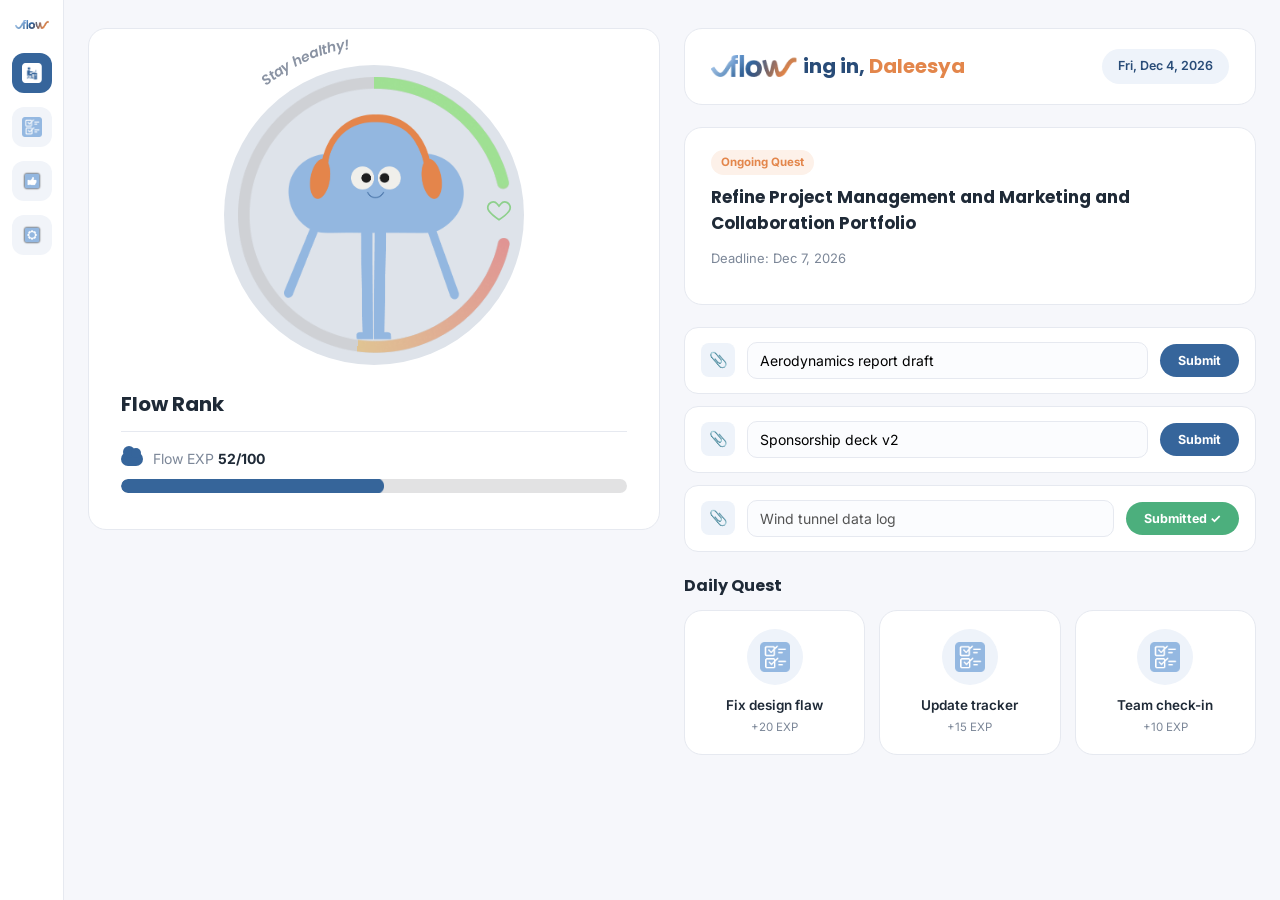
<file: index.html>
<!DOCTYPE html>
<html lang="en">
<head>
<meta charset="utf-8" />
<meta name="viewport" content="width=device-width, initial-scale=1" />
<title>FLOW — Student Dashboard</title>
<link rel="preconnect" href="https://fonts.googleapis.com">
<link href="https://fonts.googleapis.com/css2?family=Poppins:wght@600;700;800&family=Inter:wght@400;500;600;700&display=swap" rel="stylesheet">
<link href="css/style.css" rel="stylesheet" />
</head>
<body>

<nav class="icon-sidebar">
    <img src="images/logo-flow.png" alt="FLOW" class="sidebar-logo" />
    <a href="index.html" class="active" title="Dashboard"><img src="images/icon-desk.png" alt="Dashboard" /></a>
    <a href="quest.html" title="Quest Board"><img src="images/icon-checklist.png" alt="Quest Board" /></a>
    <a href="submissions.html" title="Submissions"><img src="images/icon-thumbsup.png" alt="Submissions" /></a>
    <a href="teacher.html" title="Advisor"><img src="images/icon-gear.png" alt="Advisor" /></a>
    <div class="sidebar-spacer"></div>
</nav>

<div class="dash-shell">

    <!-- ============ LEFT: FLOW RANK ============ -->
    <aside class="rank-card">
        <div class="rank-visual">
            <svg class="rank-curve-text" viewBox="0 0 360 360" aria-hidden="true">
                <path id="healthyArc" d="M 64.3 42.1 A 180 180 0 0 1 349.1 118.4" fill="none" />
                <text><textPath href="#healthyArc" startOffset="0">Stay healthy!</textPath></text>
            </svg>
            <img src="images/mascot-awan.png" alt="Flow mascot" class="rank-mascot-bg" />
            <img src="images/ring-track.png" alt="" class="rank-ring rank-ring-track" />
            <img src="images/ring-fill.png" alt="" class="rank-ring rank-ring-fill" id="ringFill" />
            <svg class="rank-heart" viewBox="0 0 24 24" aria-hidden="true">
                <path d="M12 21s-6.7-4.3-9.4-8.2C.8 10.1 1.6 6.6 4.4 5.2c2.2-1.1 4.6-.4 6 1.3l1.6 1.9 1.6-1.9c1.4-1.7 3.8-2.4 6-1.3 2.8 1.4 3.6 4.9 1.8 7.6C18.7 16.7 12 21 12 21z" />
            </svg>
        </div>

        <h3 class="rank-heading">Flow Rank</h3>

        <div class="exp-row">
            <span class="mini-cloud" aria-hidden="true"></span>
            <span class="exp-row-label">Flow EXP <strong id="expLabel">52/100</strong></span>
        </div>
        <div class="exp-track">
            <img src="images/pill-track.png" alt="" class="pill-img pill-track-img" />
            <div class="pill-fill-wrap" id="pillFillWrap" style="width:52%">
                <img src="images/pill-fill.png" alt="" class="pill-img pill-fill-img" />
            </div>
        </div>
    </aside>

    <!-- ============ MAIN ============ -->
    <main class="dash-main">

        <div class="greeting-row">
            <h1 id="greeting" class="page-header-lockup"><img src="images/logo-flow.png" alt="Flow" class="wordmark" /><span class="lockup-text">ing in, <strong>Daleesya</strong></span></h1>
            <span class="date-chip" id="todayChip"></span>
        </div>

        <div class="ongoing-highlight">
            <span class="tag">Ongoing Quest</span>
            <h2>Refine Project Management and Marketing and Collaboration Portfolio</h2>
            <p class="deadline" id="deadlineText"></p>
        </div>

        <div class="submission-rows" id="submissionRows"></div>

        <div class="daily-quest-section">
            <h3>Daily Quest</h3>
            <div class="daily-quest-grid" id="dailyQuestGrid"></div>
        </div>

    </main>
</div>

<script src="js/dashboard.js"></script>
</body>
</html>
</file>
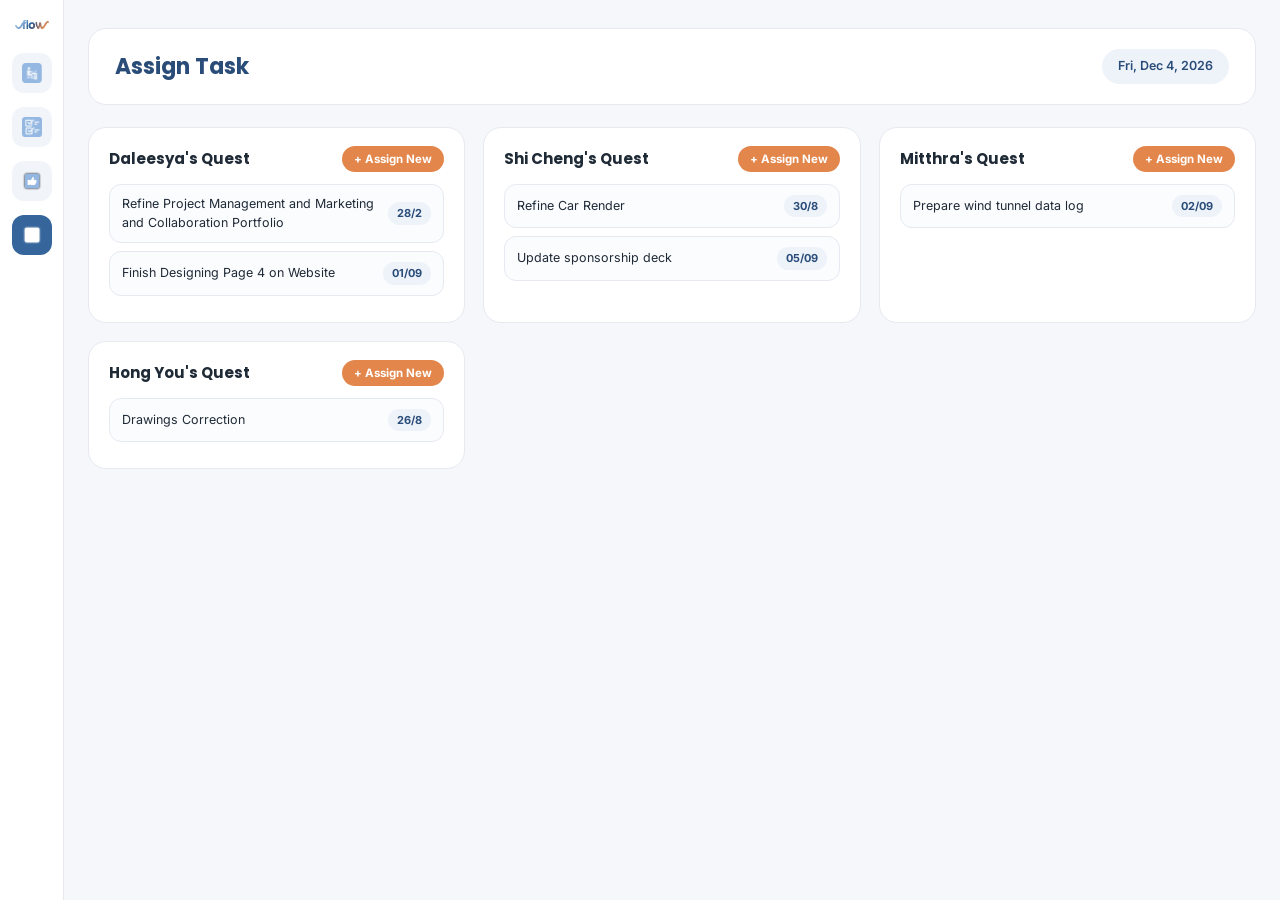
<file: assign.html>
<!DOCTYPE html>
<html lang="en">
<head>
<meta charset="utf-8" />
<meta name="viewport" content="width=device-width, initial-scale=1" />
<title>FLOW — Assign Task</title>
<link rel="preconnect" href="https://fonts.googleapis.com">
<link href="https://fonts.googleapis.com/css2?family=Poppins:wght@600;700;800&family=Inter:wght@400;500;600;700&display=swap" rel="stylesheet">
<link href="css/style.css" rel="stylesheet" />
</head>
<body>

<nav class="icon-sidebar">
    <img src="images/logo-flow.png" alt="FLOW" class="sidebar-logo" />
    <a href="index.html" title="Dashboard"><img src="images/icon-desk.png" alt="Dashboard" /></a>
    <a href="quest.html" title="Quest Board"><img src="images/icon-checklist.png" alt="Quest Board" /></a>
    <a href="submissions.html" title="Submissions"><img src="images/icon-thumbsup.png" alt="Submissions" /></a>
    <a href="teacher.html" class="active" title="Advisor"><img src="images/icon-gear.png" alt="Advisor" /></a>
    <div class="sidebar-spacer"></div>
</nav>

<div style="max-width:1300px;margin:0 auto;padding:28px 24px 60px;">
    <div class="greeting-row" style="margin-bottom:22px;">
        <h1>Assign Task</h1>
        <span class="date-chip" id="assignDateChip"></span>
    </div>

    <div class="assign-grid" id="assignGrid"></div>
</div>

<script src="js/flow-data.js"></script>
<script src="js/assign.js"></script>
</body>
</html>
</file>
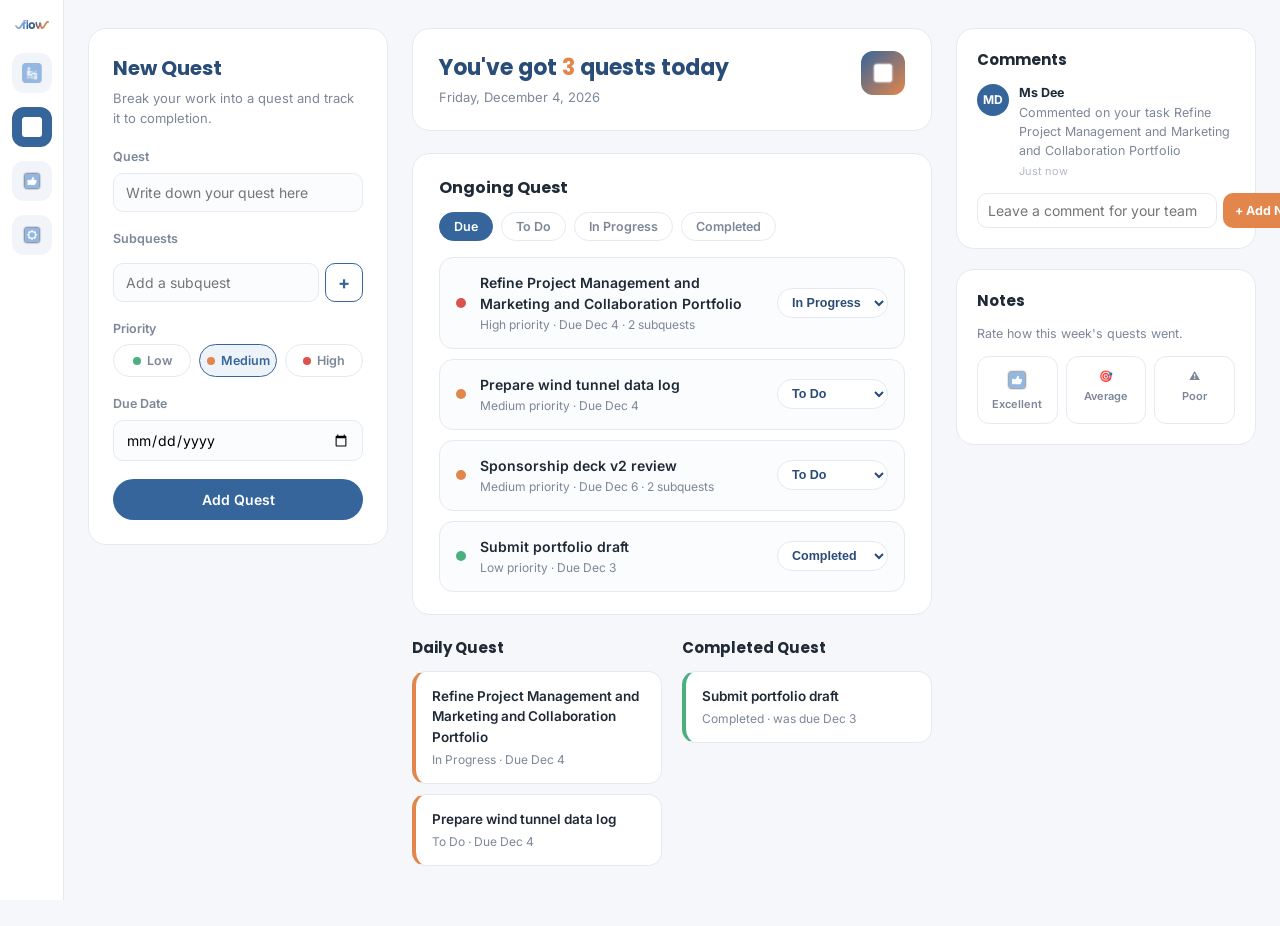
<file: quest.html>
<!DOCTYPE html>
<html lang="en">
<head>
<meta charset="utf-8" />
<meta name="viewport" content="width=device-width, initial-scale=1" />
<title>Quest Board</title>
<link rel="preconnect" href="https://fonts.googleapis.com">
<link href="https://fonts.googleapis.com/css2?family=Poppins:wght@600;700;800&family=Inter:wght@400;500;600;700&display=swap" rel="stylesheet">
<link href="css/style.css" rel="stylesheet" />
</head>
<body>

<nav class="icon-sidebar">
    <img src="images/logo-flow.png" alt="FLOW" class="sidebar-logo" />
    <a href="index.html" title="Dashboard"><img src="images/icon-desk.png" alt="Dashboard" /></a>
    <a href="quest.html" class="active" title="Quest Board"><img src="images/icon-checklist.png" alt="Quest Board" /></a>
    <a href="submissions.html" title="Submissions"><img src="images/icon-thumbsup.png" alt="Submissions" /></a>
    <a href="teacher.html" title="Advisor"><img src="images/icon-gear.png" alt="Advisor" /></a>
    <div class="sidebar-spacer"></div>
</nav>

<div class="app-shell">

    <!-- ============ LEFT: NEW QUEST FORM ============ -->
    <aside class="quest-form-panel">
        <h2 class="panel-title">New Quest</h2>
        <p class="panel-subtitle">Break your work into a quest and track it to completion.</p>

        <div class="field-group">
            <label for="questTitle">Quest</label>
            <input type="text" id="questTitle" placeholder="Write down your quest here" />
        </div>

        <div class="field-group">
            <label>Subquests</label>
            <div id="subquestList" class="subquest-list"></div>
            <div class="subquest-add-row">
                <input type="text" id="subquestInput" placeholder="Add a subquest" />
                <button type="button" id="btnAddSubquest" class="btn-icon-add" aria-label="Add subquest">+</button>
            </div>
        </div>

        <div class="field-group">
            <label>Priority</label>
            <div class="priority-picker" id="priorityPicker">
                <button type="button" class="priority-chip" data-priority="Low"><span class="dot dot-low"></span>Low</button>
                <button type="button" class="priority-chip" data-priority="Medium"><span class="dot dot-medium"></span>Medium</button>
                <button type="button" class="priority-chip" data-priority="High"><span class="dot dot-high"></span>High</button>
            </div>
        </div>

        <div class="field-group">
            <label for="questDue">Due Date</label>
            <input type="date" id="questDue" />
        </div>

        <button id="btnAddQuest" class="btn-primary btn-full">Add Quest</button>
        <p id="formMsg" class="form-msg" style="display:none;"></p>
    </aside>

    <!-- ============ MAIN ============ -->
    <main class="quest-main">

        <header class="quest-header">
            <div>
                <p class="quest-greeting">You've got <strong id="questCount">0</strong> quest<span id="questPlural">s</span> today</p>
                <p class="quest-date" id="todayDate"></p>
            </div>
            <div class="header-mark"><img src="images/icon-clipboard.png" alt="" class="header-mark-icon" /></div>
        </header>

        <section class="ongoing-section">
            <div class="section-heading-row">
                <h3>Ongoing Quest</h3>
                <div class="status-filters" id="statusFilters">
                    <button class="filter-pill active" data-filter="all">Due</button>
                    <button class="filter-pill" data-filter="To Do">To Do</button>
                    <button class="filter-pill" data-filter="In Progress">In Progress</button>
                    <button class="filter-pill" data-filter="Completed">Completed</button>
                </div>
            </div>
            <div id="ongoingList" class="ongoing-list"></div>
        </section>

        <section class="quest-columns">
            <div class="quest-column">
                <h3>Daily Quest</h3>
                <div id="dailyGrid" class="quest-grid"></div>
            </div>
            <div class="quest-column">
                <h3>Completed Quest</h3>
                <div id="completedGrid" class="quest-grid"></div>
            </div>
        </section>

    </main>

    <!-- ============ RIGHT: COMMENTS + NOTES ============ -->
    <aside class="quest-side-panel">
        <div class="side-card">
            <h3>Comments</h3>
            <div id="commentsList" class="comments-list"></div>
            <div class="add-new-row">
                <input type="text" id="commentInput" placeholder="Leave a comment for your team" />
                <button type="button" id="btnAddComment" class="btn-add-new">+ Add New</button>
            </div>
        </div>

        <div class="side-card">
            <h3>Notes</h3>
            <p class="side-hint">Rate how this week's quests went.</p>
            <div class="rating-row">
                <button type="button" class="rating-btn rating-excellent" data-rating="Excellent"><img src="images/icon-thumbsup.png" class="rating-icon" alt="" /><span>Excellent</span></button>
                <button type="button" class="rating-btn rating-average" data-rating="Average">🎯<span>Average</span></button>
                <button type="button" class="rating-btn rating-poor" data-rating="Poor">⚠️<span>Poor</span></button>
            </div>
            <p id="ratingResult" class="side-hint" style="display:none;"></p>
        </div>
    </aside>

</div>

<script src="js/app.js"></script>
</body>
</html>
</file>
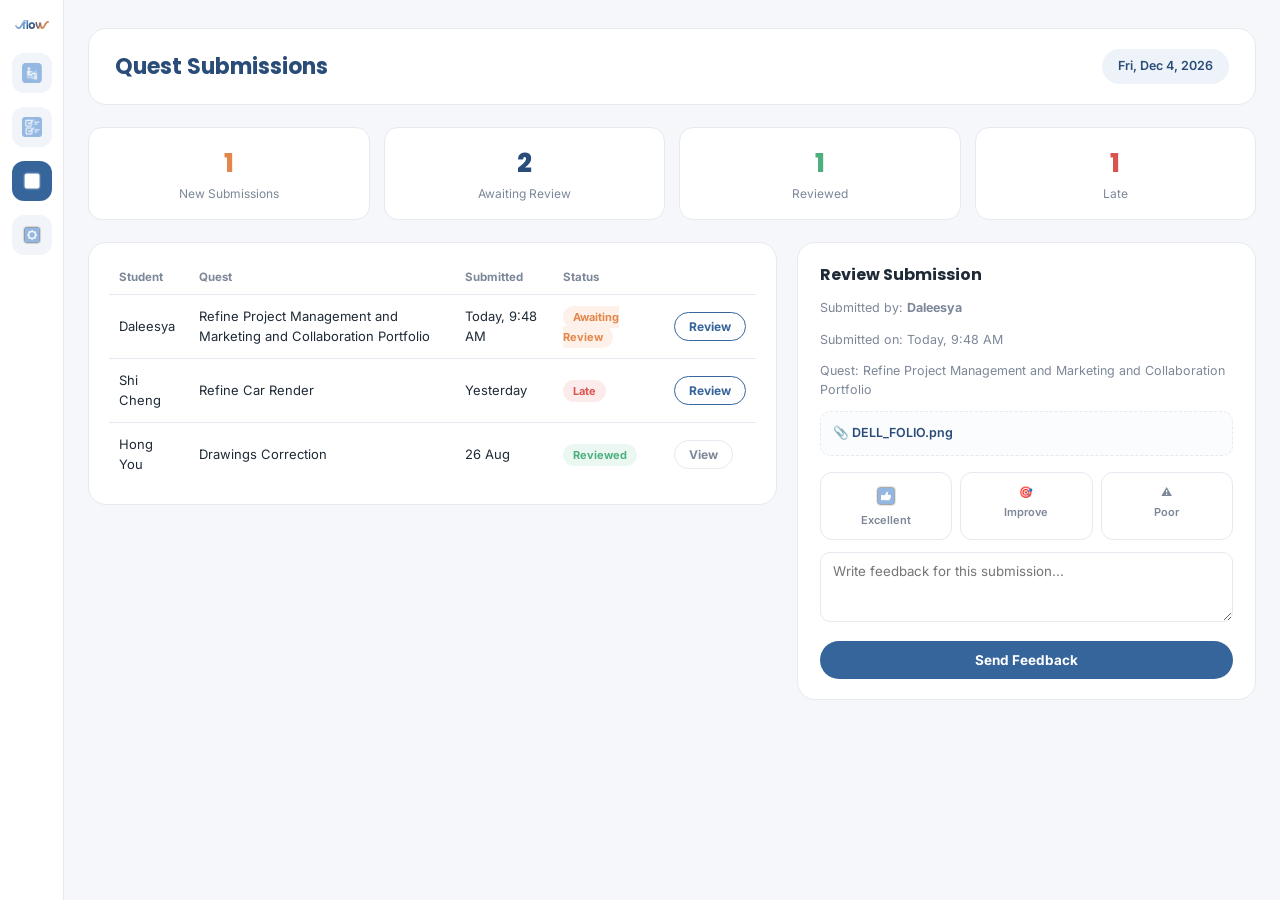
<file: submissions.html>
<!DOCTYPE html>
<html lang="en">
<head>
<meta charset="utf-8" />
<meta name="viewport" content="width=device-width, initial-scale=1" />
<title>FLOW — Quest Submissions</title>
<link rel="preconnect" href="https://fonts.googleapis.com">
<link href="https://fonts.googleapis.com/css2?family=Poppins:wght@600;700;800&family=Inter:wght@400;500;600;700&display=swap" rel="stylesheet">
<link href="css/style.css" rel="stylesheet" />
</head>
<body>

<nav class="icon-sidebar">
    <img src="images/logo-flow.png" alt="FLOW" class="sidebar-logo" />
    <a href="index.html" title="Dashboard"><img src="images/icon-desk.png" alt="Dashboard" /></a>
    <a href="quest.html" title="Quest Board"><img src="images/icon-checklist.png" alt="Quest Board" /></a>
    <a href="submissions.html" class="active" title="Submissions"><img src="images/icon-thumbsup.png" alt="Submissions" /></a>
    <a href="teacher.html" title="Advisor"><img src="images/icon-gear.png" alt="Advisor" /></a>
    <div class="sidebar-spacer"></div>
</nav>

<div style="max-width:1300px;margin:0 auto;padding:28px 24px 60px;">
    <div class="greeting-row" style="margin-bottom:22px;">
        <h1>Quest Submissions</h1>
        <span class="date-chip" id="subDateChip"></span>
    </div>

    <div class="stat-cards-row">
        <div class="stat-card-mini warn"><div class="num" id="statNew">0</div><div class="lbl">New Submissions</div></div>
        <div class="stat-card-mini"><div class="num" id="statAwaiting">0</div><div class="lbl">Awaiting Review</div></div>
        <div class="stat-card-mini ok"><div class="num" id="statReviewed">0</div><div class="lbl">Reviewed</div></div>
        <div class="stat-card-mini danger"><div class="num" id="statLate">0</div><div class="lbl">Late</div></div>
    </div>

    <div class="submission-layout">
        <div class="sub-table-card">
            <table class="sub-table">
                <thead>
                    <tr><th>Student</th><th>Quest</th><th>Submitted</th><th>Status</th><th></th></tr>
                </thead>
                <tbody id="subTableBody"></tbody>
            </table>
        </div>

        <div class="review-panel" id="reviewPanel"></div>
    </div>
</div>

<script src="js/flow-data.js"></script>
<script src="js/submissions.js"></script>
</body>
</html>
</file>
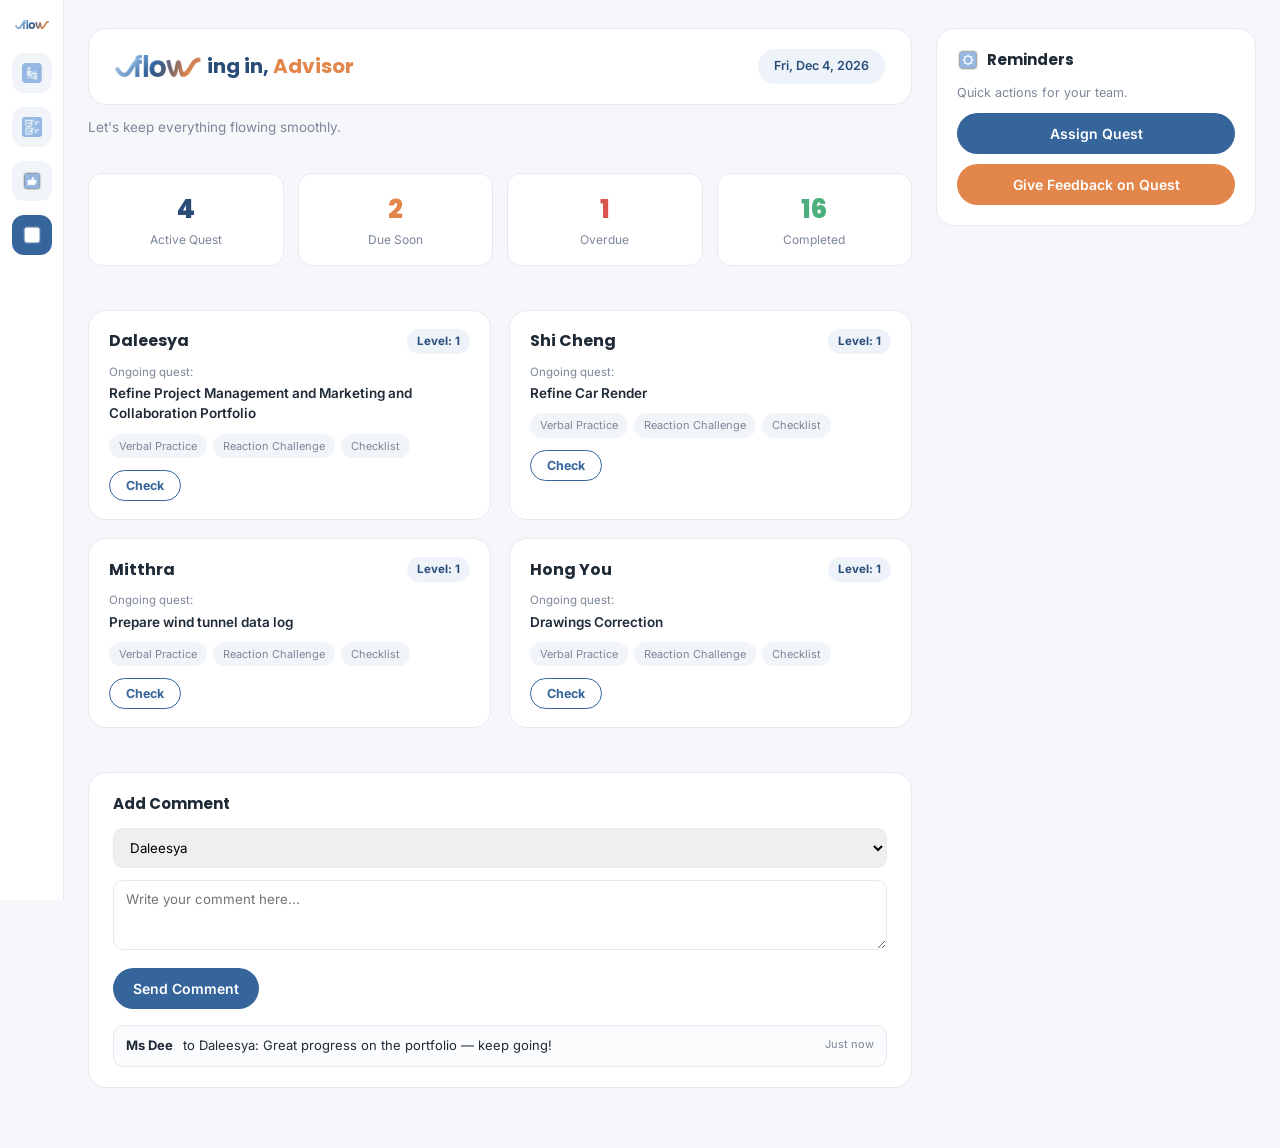
<file: teacher.html>
<!DOCTYPE html>
<html lang="en">
<head>
<meta charset="utf-8" />
<meta name="viewport" content="width=device-width, initial-scale=1" />
<title>FLOW — Teacher Dashboard</title>
<link rel="preconnect" href="https://fonts.googleapis.com">
<link href="https://fonts.googleapis.com/css2?family=Poppins:wght@600;700;800&family=Inter:wght@400;500;600;700&display=swap" rel="stylesheet">
<link href="css/style.css" rel="stylesheet" />
</head>
<body>

<nav class="icon-sidebar">
    <img src="images/logo-flow.png" alt="FLOW" class="sidebar-logo" />
    <a href="index.html" title="Dashboard"><img src="images/icon-desk.png" alt="Dashboard" /></a>
    <a href="quest.html" title="Quest Board"><img src="images/icon-checklist.png" alt="Quest Board" /></a>
    <a href="submissions.html" title="Submissions"><img src="images/icon-thumbsup.png" alt="Submissions" /></a>
    <a href="teacher.html" class="active" title="Advisor"><img src="images/icon-gear.png" alt="Advisor" /></a>
    <div class="sidebar-spacer"></div>
</nav>

<div class="dash-shell" style="grid-template-columns: 1fr 320px;">
    <main class="dash-main">

        <div class="greeting-row">
            <h1 class="page-header-lockup"><img src="images/logo-flow.png" alt="Flow" class="wordmark" /><span class="lockup-text">ing in, <strong>Advisor</strong></span></h1>
            <span class="date-chip" id="teacherDateChip"></span>
        </div>
        <p style="color:var(--text-muted); font-size:13.5px; margin-top:-10px;">Let's keep everything flowing smoothly.</p>

        <div class="stat-cards-row">
            <div class="stat-card-mini"><div class="num" id="statActive">0</div><div class="lbl">Active Quest</div></div>
            <div class="stat-card-mini warn"><div class="num" id="statDue">2</div><div class="lbl">Due Soon</div></div>
            <div class="stat-card-mini danger"><div class="num" id="statOverdue">1</div><div class="lbl">Overdue</div></div>
            <div class="stat-card-mini ok"><div class="num" id="statCompleted">16</div><div class="lbl">Completed</div></div>
        </div>

        <div class="teacher-grid" id="studentGrid"></div>

        <div class="comment-form-card">
            <h3 style="font-size:15px;font-weight:700;margin-bottom:12px;">Add Comment</h3>
            <select id="commentTarget"></select>
            <textarea id="commentText" rows="3" placeholder="Write your comment here..."></textarea>
            <button id="btnSendComment" class="btn-primary">Send Comment</button>
            <div class="comment-log" id="commentLog"></div>
        </div>

    </main>

    <aside class="quest-side-panel">
        <div class="side-card">
            <h3 style="display:flex;align-items:center;gap:8px;"><img src="images/icon-gear.png" alt="" style="width:22px;height:22px;" /> Reminders</h3>
            <p class="side-hint" style="margin-bottom:10px;">Quick actions for your team.</p>
            <button class="btn-primary btn-full" style="margin-bottom:10px;" onclick="location.href='assign.html'">Assign Quest</button>
            <button class="btn-primary btn-full" style="background:var(--orange);" onclick="location.href='submissions.html'">Give Feedback on Quest</button>
        </div>
    </aside>
</div>

<script src="js/flow-data.js"></script>
<script src="js/teacher.js"></script>
</body>
</html>
</file>
<file: css/style.css>
:root {
  --blue: #36659B;
  --blue-dark: #294c78;
  --orange: #E3864B;
  --bg: #F6F7FB;
  --card: #FFFFFF;
  --text: #1F2A37;
  --text-muted: #7C8798;
  --border: #E6E9F0;
  --success: #4CAF7D;
  --danger: #D9544F;
  --radius-card: 18px;
  --radius-pill: 999px;
  --radius-input: 10px;
}

* { box-sizing: border-box; }

body {
  margin: 0;
  background: var(--bg);
  color: var(--text);
  font-family: 'Inter', sans-serif;
  font-size: 15px;
  line-height: 1.5;
}

h1, h2, h3 {
  font-family: 'Poppins', sans-serif;
  margin: 0;
}

button {
  font-family: inherit;
  cursor: pointer;
}

input {
  font-family: inherit;
  font-size: 14px;
}

/* ============ LEFT ICON SIDEBAR ============ */
body { padding-left: 64px; }
.icon-sidebar {
  position: fixed;
  top: 0; left: 0; bottom: 0;
  width: 64px;
  background: var(--card);
  border-right: 1px solid var(--border);
  display: flex;
  flex-direction: column;
  align-items: center;
  padding: 20px 0;
  gap: 14px;
  z-index: 20;
}
.icon-sidebar .sidebar-logo { width: 34px; height: auto; margin-bottom: 10px; }
.icon-sidebar a {
  width: 40px; height: 40px;
  border-radius: 12px;
  display: flex; align-items: center; justify-content: center;
  background: #F1F4F9;
  transition: background 0.15s ease;
}
.icon-sidebar a img { width: 20px; height: 20px; }
.icon-sidebar a:hover { background: #E3E9F3; }
.icon-sidebar a.active { background: var(--blue); }
.icon-sidebar a.active img { filter: brightness(0) invert(1); }
.icon-sidebar .sidebar-spacer { flex: 1; }

/* ============ PAGE HEADER LOCKUP ============ */
.page-header-lockup { display: flex; align-items: center; gap: 6px; flex-wrap: wrap; }
.page-header-lockup img.wordmark { height: 22px; width: auto; }
.page-header-lockup .lockup-text { font-family: 'Poppins', sans-serif; font-weight: 700; font-size: 20px; color: var(--blue-dark); }
.page-header-lockup .lockup-text strong { color: var(--orange); }

/* ============ TOP NAV (legacy, unused but kept for compatibility) ============ */
.top-nav {
  display: flex;
  align-items: center;
  justify-content: space-between;
  padding: 16px 28px;
  background: var(--card);
  border-bottom: 1px solid var(--border);
  position: sticky;
  top: 0;
  z-index: 10;
}
.top-nav-brand {
  font-family: 'Poppins', sans-serif;
  font-weight: 800;
  letter-spacing: 0.5px;
  color: var(--blue-dark);
  font-size: 18px;
  display: flex;
  align-items: center;
  gap: 8px;
}
.nav-mascot { width: 30px; height: auto; display: block; }
.top-nav-links { display: flex; gap: 22px; }
.top-nav-links a {
  text-decoration: none;
  color: var(--text-muted);
  font-weight: 600;
  font-size: 14px;
  padding-bottom: 4px;
  border-bottom: 2px solid transparent;
}
.top-nav-links a.active,
.top-nav-links a:hover {
  color: var(--blue-dark);
  border-bottom-color: var(--orange);
}

/* ============ LAYOUT ============ */
.app-shell {
  display: grid;
  grid-template-columns: 300px 1fr 300px;
  gap: 24px;
  max-width: 1400px;
  margin: 0 auto;
  padding: 28px 24px 60px;
  align-items: start;
}

@media (max-width: 1100px) {
  .app-shell { grid-template-columns: 1fr; }
}

/* ============ LEFT PANEL: NEW QUEST FORM ============ */
.quest-form-panel {
  background: var(--card);
  border-radius: var(--radius-card);
  padding: 24px;
  border: 1px solid var(--border);
  position: sticky;
  top: 24px;
}

.panel-title {
  font-size: 20px;
  font-weight: 700;
  color: var(--blue-dark);
}

.panel-subtitle {
  color: var(--text-muted);
  font-size: 13px;
  margin: 6px 0 20px;
}

.field-group { margin-bottom: 18px; }

.field-group label {
  display: block;
  font-size: 12.5px;
  font-weight: 600;
  color: var(--text-muted);
  margin-bottom: 6px;
  text-transform: none;
}

.field-group input[type="text"],
.field-group input[type="date"] {
  width: 100%;
  padding: 10px 12px;
  border: 1.5px solid var(--border);
  border-radius: var(--radius-input);
  outline: none;
  background: #FBFCFE;
}
.field-group input:focus {
  border-color: var(--blue);
  background: #fff;
}

.subquest-list { display: flex; flex-direction: column; gap: 6px; margin-bottom: 8px; }
.subquest-item {
  display: flex;
  align-items: center;
  justify-content: space-between;
  background: #F1F4F9;
  border-radius: 8px;
  padding: 7px 10px;
  font-size: 13px;
}
.subquest-item button {
  background: none;
  border: none;
  color: var(--text-muted);
  font-size: 14px;
}
.subquest-add-row { display: flex; gap: 6px; }
.subquest-add-row input { flex: 1; }
.btn-icon-add {
  width: 38px;
  border: 1.5px solid var(--blue);
  background: #fff;
  color: var(--blue);
  border-radius: var(--radius-input);
  font-size: 18px;
  font-weight: 700;
}
.btn-icon-add:hover { background: var(--blue); color: #fff; }

.priority-picker { display: flex; gap: 8px; }
.priority-chip {
  flex: 1;
  display: flex;
  align-items: center;
  justify-content: center;
  gap: 6px;
  padding: 8px 0;
  border-radius: var(--radius-pill);
  border: 1.5px solid var(--border);
  background: #fff;
  font-size: 12.5px;
  font-weight: 600;
  color: var(--text-muted);
}
.priority-chip.selected { border-color: var(--blue); color: var(--blue); background: #EEF3FA; }
.dot { width: 8px; height: 8px; border-radius: 50%; display:inline-block; }
.dot-low { background: var(--success); }
.dot-medium { background: var(--orange); }
.dot-high { background: var(--danger); }

.btn-primary {
  background: var(--blue);
  color: #fff;
  border: none;
  border-radius: var(--radius-pill);
  padding: 12px 20px;
  font-weight: 600;
  font-size: 14px;
}
.btn-primary:hover { background: var(--blue-dark); }
.btn-full { width: 100%; }

.form-msg {
  margin-top: 10px;
  font-size: 13px;
  color: var(--success);
  font-weight: 600;
  text-align: center;
}

/* ============ MAIN ============ */
.quest-header {
  display: flex;
  justify-content: space-between;
  align-items: flex-start;
  background: var(--card);
  border: 1px solid var(--border);
  border-radius: var(--radius-card);
  padding: 22px 26px;
  margin-bottom: 22px;
}
.quest-greeting {
  font-family: 'Poppins', sans-serif;
  font-size: 22px;
  font-weight: 700;
  color: var(--blue-dark);
  margin: 0;
}
.quest-greeting strong { color: var(--orange); }
.quest-date { color: var(--text-muted); font-size: 13px; margin: 4px 0 0; }
.header-mark {
  width: 44px; height: 44px;
  border-radius: 12px;
  background: linear-gradient(135deg, var(--blue), var(--orange));
  display: flex; align-items: center; justify-content: center;
}
.header-mark-icon { width: 24px; height: 24px; filter: brightness(0) invert(1); }

.ongoing-section {
  background: var(--card);
  border: 1px solid var(--border);
  border-radius: var(--radius-card);
  padding: 22px 26px;
  margin-bottom: 22px;
}
.section-heading-row {
  display: flex;
  justify-content: space-between;
  align-items: center;
  flex-wrap: wrap;
  gap: 12px;
  margin-bottom: 16px;
}
.section-heading-row h3 { font-size: 16px; font-weight: 700; }

.status-filters { display: flex; gap: 8px; flex-wrap: wrap; }
.filter-pill {
  border: 1.5px solid var(--border);
  background: #fff;
  padding: 6px 14px;
  border-radius: var(--radius-pill);
  font-size: 12.5px;
  font-weight: 600;
  color: var(--text-muted);
}
.filter-pill.active { background: var(--blue); color: #fff; border-color: var(--blue); }

.ongoing-list { display: flex; flex-direction: column; gap: 10px; }

.ongoing-card {
  display: flex;
  align-items: center;
  gap: 14px;
  padding: 14px 16px;
  border: 1px solid var(--border);
  border-radius: 14px;
  background: #FBFCFE;
}
.ongoing-card .priority-tag {
  width: 10px; height: 10px; border-radius: 50%; flex-shrink: 0;
}
.ongoing-card .quest-body { flex: 1; min-width: 0; }
.ongoing-card .quest-title { font-weight: 600; font-size: 14px; }
.ongoing-card .quest-meta { color: var(--text-muted); font-size: 12px; margin-top: 2px; }
.ongoing-card select {
  border: 1.5px solid var(--border);
  border-radius: var(--radius-pill);
  padding: 6px 10px;
  font-size: 12.5px;
  font-weight: 600;
  color: var(--blue-dark);
  background: #fff;
}
.empty-note { color: var(--text-muted); font-size: 13.5px; padding: 10px 4px; }

/* ============ COLUMNS: DAILY / COMPLETED ============ */
.quest-columns {
  display: grid;
  grid-template-columns: 1fr 1fr;
  gap: 20px;
}
@media (max-width: 700px) { .quest-columns { grid-template-columns: 1fr; } }

.quest-column h3 { font-size: 15px; font-weight: 700; margin-bottom: 12px; }
.quest-grid { display: flex; flex-direction: column; gap: 10px; }

.quest-tile {
  background: var(--card);
  border: 1px solid var(--border);
  border-radius: 14px;
  padding: 14px 16px;
}
.quest-tile.completed { border-left: 4px solid var(--success); }
.quest-tile.daily { border-left: 4px solid var(--orange); }
.quest-tile .quest-title { font-weight: 600; font-size: 13.5px; }
.quest-tile .quest-meta { color: var(--text-muted); font-size: 12px; margin-top: 4px; }

/* ============ RIGHT PANEL ============ */
.quest-side-panel { display: flex; flex-direction: column; gap: 20px; }
.side-card {
  background: var(--card);
  border: 1px solid var(--border);
  border-radius: var(--radius-card);
  padding: 20px;
}
.side-card h3 { font-size: 15px; font-weight: 700; margin-bottom: 12px; }
.side-hint { color: var(--text-muted); font-size: 12.5px; }

.comments-list { display: flex; flex-direction: column; gap: 12px; margin-bottom: 14px; max-height: 220px; overflow-y: auto; }
.comment-item { display: flex; gap: 10px; }
.comment-avatar {
  width: 32px; height: 32px; border-radius: 50%;
  background: var(--blue);
  color: #fff; font-size: 12px; font-weight: 700;
  display: flex; align-items: center; justify-content: center; flex-shrink: 0;
}
.comment-body { font-size: 12.5px; }
.comment-name { font-weight: 700; color: var(--text); }
.comment-text { color: var(--text-muted); margin-top: 2px; }
.comment-time { color: #B3B9C4; font-size: 11px; margin-top: 2px; }

.add-new-row { display: flex; gap: 6px; }
.add-new-row input {
  flex: 1;
  border: 1.5px solid var(--border);
  border-radius: var(--radius-input);
  padding: 8px 10px;
}
.btn-add-new {
  border: none;
  background: var(--orange);
  color: #fff;
  border-radius: var(--radius-input);
  padding: 0 12px;
  font-size: 12.5px;
  font-weight: 700;
  white-space: nowrap;
}
.btn-add-new:hover { background: #cc6f37; }

.rating-row { display: flex; gap: 8px; margin-top: 12px; }
.rating-btn {
  flex: 1;
  border: 1.5px solid var(--border);
  background: #fff;
  border-radius: 12px;
  padding: 12px 4px;
  display: flex;
  flex-direction: column;
  align-items: center;
  gap: 6px;
  font-size: 11px;
  font-weight: 600;
  color: var(--text-muted);
}
.rating-btn.selected.rating-excellent { border-color: var(--success); color: var(--success); background: #EBF8F1; }
.rating-icon { width: 22px; height: 22px; }
.rating-btn.selected.rating-average { border-color: var(--orange); color: var(--orange); background: #FDF1E9; }
.rating-btn.selected.rating-poor { border-color: var(--danger); color: var(--danger); background: #FBEBEA; }

/* ============ STUDENT DASHBOARD PAGE ============ */
.dash-shell {
  max-width: 1300px;
  margin: 0 auto;
  padding: 28px 24px 60px;
  display: grid;
  grid-template-columns: 1fr 1fr;
  gap: 24px;
  align-items: start;
}
@media (max-width: 800px) { .dash-shell { grid-template-columns: 1fr; } }

.rank-card {
  background: var(--card);
  border: 1px solid var(--border);
  border-radius: var(--radius-card);
  padding: 36px 32px;
  position: relative;
  overflow: hidden;
  min-height: 420px;
  display: flex;
  flex-direction: column;
  align-items: center;
  justify-content: center;
}

.rank-visual {
  width: 300px; height: 300px;
  margin: 0 auto 24px;
  position: relative;
}
.rank-visual::before {
  content: "";
  position: absolute;
  inset: 0;
  border-radius: 50%;
  background: #DEE3EA;
}
.rank-curve-text {
  position: absolute;
  inset: -18px;
  width: calc(100% + 36px);
  height: calc(100% + 36px);
  overflow: visible;
  pointer-events: none;
  z-index: 4;
}
.rank-curve-text path { fill: none; }
.rank-curve-text text {
  font-family: 'Poppins', sans-serif;
  font-style: italic;
  font-weight: 600;
  font-size: 15px;
  fill: #8A93A3;
}
.rank-mascot-bg {
  position: absolute;
  top: 54%; left: 50%;
  transform: translate(-50%, -50%);
  width: 60%;
  height: auto;
  z-index: 1;
}
.rank-ring {
  position: absolute;
  top: 50%; left: 50%;
  transform: translate(-50%, -50%);
  width: 92%; height: 92%;
  object-fit: contain;
  z-index: 2;
}
.rank-ring-track { opacity: 0.6; }
.rank-ring-fill {
  -webkit-mask-image: conic-gradient(#000 var(--pct, 52%), transparent var(--pct, 52%));
  mask-image: conic-gradient(#000 var(--pct, 52%), transparent var(--pct, 52%));
}
.rank-heart {
  position: absolute;
  top: 44%; right: 4%;
  width: 26px; height: 26px;
  fill: none;
  stroke: #8ED08C;
  stroke-width: 1.6;
  z-index: 3;
}

.rank-heading {
  align-self: stretch;
  font-family: 'Poppins', sans-serif;
  font-weight: 700;
  font-size: 20px;
  color: var(--text);
  padding-bottom: 12px;
  border-bottom: 1.5px solid var(--border);
  margin-bottom: 16px;
}

.exp-row {
  align-self: stretch;
  display: flex;
  align-items: center;
  gap: 10px;
  margin-bottom: 10px;
}
.mini-cloud {
  position: relative;
  width: 22px; height: 14px;
  background: var(--blue);
  border-radius: 10px;
  flex-shrink: 0;
}
.mini-cloud::before, .mini-cloud::after {
  content: "";
  position: absolute;
  background: var(--blue);
  border-radius: 50%;
}
.mini-cloud::before { width: 12px; height: 12px; top: -6px; left: 2px; }
.mini-cloud::after { width: 10px; height: 10px; top: -4px; right: 2px; }
.exp-row-label { font-size: 14px; color: var(--text-muted); }
.exp-row-label strong { color: var(--text); font-weight: 700; }
.exp-track {
  align-self: stretch;
  position: relative;
  height: 14px;
  border-radius: var(--radius-pill);
  overflow: hidden;
}
.pill-img {
  display: block;
  width: 100%;
  height: 14px;
  object-fit: cover;
  object-position: left;
}
.pill-track-img { filter: brightness(1) invert(0); opacity: 0.5; }
.pill-fill-wrap {
  position: absolute;
  top: 0; left: 0;
  height: 14px;
  overflow: hidden;
  transition: width 0.4s ease;
  border-radius: var(--radius-pill) 0 0 var(--radius-pill);
}
.pill-fill-wrap .pill-fill-img { width: 100%; }

.dash-main { display: flex; flex-direction: column; gap: 22px; }

.greeting-row {
  display: flex;
  justify-content: space-between;
  align-items: center;
  background: var(--card);
  border: 1px solid var(--border);
  border-radius: var(--radius-card);
  padding: 20px 26px;
}
.greeting-row h1 {
  font-size: 22px;
  font-weight: 700;
  color: var(--blue-dark);
}
.greeting-row .date-chip {
  background: #EEF3FA;
  color: var(--blue-dark);
  border-radius: var(--radius-pill);
  padding: 8px 16px;
  font-size: 12.5px;
  font-weight: 600;
}

.ongoing-highlight {
  background: var(--card);
  border: 1px solid var(--border);
  border-radius: var(--radius-card);
  padding: 22px 26px;
}
.ongoing-highlight .tag {
  display: inline-block;
  background: #FDF1E9;
  color: var(--orange);
  font-size: 11.5px;
  font-weight: 700;
  padding: 4px 10px;
  border-radius: var(--radius-pill);
  margin-bottom: 10px;
}
.ongoing-highlight h2 { font-size: 17px; font-weight: 700; margin-bottom: 6px; }
.ongoing-highlight .deadline { color: var(--text-muted); font-size: 13px; }

.submission-rows { display: flex; flex-direction: column; gap: 12px; }
.submission-row {
  display: flex;
  align-items: center;
  gap: 12px;
  background: var(--card);
  border: 1px solid var(--border);
  border-radius: 14px;
  padding: 14px 16px;
}
.submission-row input[type="text"] {
  flex: 1;
  border: 1.5px solid var(--border);
  border-radius: var(--radius-input);
  padding: 9px 12px;
  background: #FBFCFE;
}
.submission-row input:focus { border-color: var(--blue); outline: none; background: #fff; }
.btn-submit {
  background: var(--blue);
  color: #fff;
  border: none;
  border-radius: var(--radius-pill);
  padding: 9px 18px;
  font-size: 12.5px;
  font-weight: 700;
  white-space: nowrap;
}
.btn-submit:hover { background: var(--blue-dark); }
.btn-submit.done { background: var(--success); }
.attach-icon {
  width: 34px; height: 34px;
  border-radius: 8px;
  background: #EEF3FA;
  display: flex; align-items: center; justify-content: center;
  color: var(--blue);
  flex-shrink: 0;
}

.daily-quest-section h3 { font-size: 16px; font-weight: 700; margin-bottom: 12px; }
.daily-quest-grid { display: grid; grid-template-columns: repeat(3, 1fr); gap: 14px; }
@media (max-width: 700px) { .daily-quest-grid { grid-template-columns: 1fr; } }
.daily-quest-card {
  background: var(--card);
  border: 1px solid var(--border);
  border-radius: var(--radius-card);
  padding: 18px;
  text-align: center;
}
.daily-quest-card .icon {
  width: 56px; height: 56px;
  border-radius: 50%;
  background: #EEF3FA;
  display: flex; align-items: center; justify-content: center;
  margin: 0 auto 10px;
}
.daily-quest-icon { width: 30px; height: 30px; }
.daily-quest-card .qtitle { font-weight: 600; font-size: 13.5px; margin-bottom: 4px; }
.daily-quest-card .qmeta { color: var(--text-muted); font-size: 11.5px; }

/* ============ STAT CARDS ============ */
.stat-cards-row { display: grid; grid-template-columns: repeat(4, 1fr); gap: 14px; margin-bottom: 22px; }
@media (max-width: 800px) { .stat-cards-row { grid-template-columns: repeat(2, 1fr); } }
.stat-card-mini {
  background: var(--card);
  border: 1px solid var(--border);
  border-radius: 14px;
  padding: 16px 18px;
  text-align: center;
}
.stat-card-mini .num { font-family: 'Poppins', sans-serif; font-size: 26px; font-weight: 800; color: var(--blue-dark); }
.stat-card-mini .lbl { font-size: 12px; color: var(--text-muted); margin-top: 2px; }
.stat-card-mini.warn .num { color: var(--orange); }
.stat-card-mini.danger .num { color: var(--danger); }
.stat-card-mini.ok .num { color: var(--success); }

/* ============ TEACHER: STUDENT CARDS ============ */
.teacher-grid { display: grid; grid-template-columns: 1fr 1fr; gap: 18px; margin-bottom: 22px; }
@media (max-width: 800px) { .teacher-grid { grid-template-columns: 1fr; } }
.student-card {
  background: var(--card);
  border: 1px solid var(--border);
  border-radius: var(--radius-card);
  padding: 18px 20px;
}
.student-card-head { display: flex; justify-content: space-between; align-items: center; margin-bottom: 10px; }
.student-card-head .sname { font-family: 'Poppins', sans-serif; font-weight: 700; font-size: 16px; }
.level-badge {
  background: #EEF3FA; color: var(--blue-dark);
  font-size: 11.5px; font-weight: 700;
  padding: 4px 10px; border-radius: var(--radius-pill);
}
.student-card .oq-label { font-size: 11.5px; color: var(--text-muted); margin-bottom: 2px; }
.student-card .oq-text { font-size: 13.5px; font-weight: 600; margin-bottom: 10px; }
.skill-tags { display: flex; flex-wrap: wrap; gap: 6px; margin-bottom: 12px; }
.skill-tag { background: #F1F4F9; color: var(--text-muted); font-size: 11px; padding: 4px 10px; border-radius: var(--radius-pill); }
.btn-check {
  border: 1.5px solid var(--blue);
  background: #fff;
  color: var(--blue);
  border-radius: var(--radius-pill);
  padding: 7px 16px;
  font-size: 12.5px;
  font-weight: 700;
}
.btn-check.checked { background: var(--success); border-color: var(--success); color: #fff; }

/* ============ COMMENT FORM ============ */
.comment-form-card {
  background: var(--card);
  border: 1px solid var(--border);
  border-radius: var(--radius-card);
  padding: 20px 24px;
}
.comment-form-card select,
.comment-form-card textarea {
  width: 100%;
  border: 1.5px solid var(--border);
  border-radius: var(--radius-input);
  padding: 10px 12px;
  margin-bottom: 12px;
  font-family: inherit;
}
.comment-log { display: flex; flex-direction: column; gap: 10px; margin-top: 16px; }
.comment-log-item { font-size: 13px; padding: 10px 12px; background: #FBFCFE; border-radius: 10px; border: 1px solid var(--border); }
.comment-log-item .cname { font-weight: 700; margin-right: 6px; }
.comment-log-item .ctime { color: var(--text-muted); font-size: 11px; float: right; }

/* ============ ASSIGN TASK ============ */
.assign-grid { display: grid; grid-template-columns: repeat(3, 1fr); gap: 18px; }
@media (max-width: 950px) { .assign-grid { grid-template-columns: 1fr; } }
.assign-panel {
  background: var(--card);
  border: 1px solid var(--border);
  border-radius: var(--radius-card);
  padding: 18px 20px;
}
.assign-panel-head { display: flex; justify-content: space-between; align-items: center; margin-bottom: 12px; }
.assign-panel-head h3 { font-size: 15px; font-weight: 700; }
.btn-assign-new {
  border: none; background: var(--orange); color: #fff;
  border-radius: var(--radius-pill); padding: 6px 12px;
  font-size: 11.5px; font-weight: 700;
}
.assign-quest-item {
  display: flex; justify-content: space-between; align-items: center;
  background: #FBFCFE; border: 1px solid var(--border); border-radius: 12px;
  padding: 10px 12px; margin-bottom: 8px; font-size: 12.5px;
}
.assign-quest-item .due-chip { background: #EEF3FA; color: var(--blue-dark); border-radius: var(--radius-pill); padding: 3px 9px; font-size: 11px; font-weight: 700; white-space: nowrap; }
.assign-new-form { display: none; margin-top: 10px; gap: 8px; flex-direction: column; }
.assign-new-form.open { display: flex; }
.assign-new-form input { border: 1.5px solid var(--border); border-radius: var(--radius-input); padding: 8px 10px; }

/* ============ SUBMISSION PAGE ============ */
.submission-layout { display: grid; grid-template-columns: 1.5fr 1fr; gap: 20px; align-items: start; }
@media (max-width: 950px) { .submission-layout { grid-template-columns: 1fr; } }
.sub-table-card {
  background: var(--card);
  border: 1px solid var(--border);
  border-radius: var(--radius-card);
  padding: 18px 20px;
  overflow-x: auto;
}
.sub-table { width: 100%; border-collapse: collapse; font-size: 13px; }
.sub-table th { text-align: left; color: var(--text-muted); font-size: 11.5px; padding: 8px 10px; border-bottom: 1px solid var(--border); }
.sub-table td { padding: 12px 10px; border-bottom: 1px solid var(--border); }
.sub-table tr:last-child td { border-bottom: none; }
.status-chip { font-size: 11px; font-weight: 700; padding: 4px 10px; border-radius: var(--radius-pill); }
.status-chip.awaiting { background: #FDF1E9; color: var(--orange); }
.status-chip.late { background: #FBEBEA; color: var(--danger); }
.status-chip.reviewed { background: #EBF8F1; color: var(--success); }
.btn-review {
  border: 1.5px solid var(--blue); background: #fff; color: var(--blue);
  border-radius: var(--radius-pill); padding: 6px 14px; font-size: 12px; font-weight: 700;
}
.btn-review.viewed { border-color: var(--border); color: var(--text-muted); }

.review-panel {
  background: var(--card);
  border: 1px solid var(--border);
  border-radius: var(--radius-card);
  padding: 20px 22px;
  position: sticky;
  top: 24px;
}
.review-panel h3 { font-size: 16px; font-weight: 700; margin-bottom: 4px; }
.review-meta { font-size: 12.5px; color: var(--text-muted); margin-bottom: 4px; }
.review-file {
  margin-top: 12px;
  background: #FBFCFE; border: 1px dashed var(--border); border-radius: 10px;
  padding: 12px; font-size: 12.5px; color: var(--blue-dark); font-weight: 600;
}
.review-panel .rating-row { margin-top: 16px; }
.review-panel textarea {
  width: 100%; border: 1.5px solid var(--border); border-radius: var(--radius-input);
  padding: 10px 12px; margin-top: 12px; font-family: inherit; min-height: 70px;
}
.btn-send-feedback {
  margin-top: 12px; width: 100%;
  background: var(--blue); color: #fff; border: none;
  border-radius: var(--radius-pill); padding: 11px; font-weight: 700; font-size: 13.5px;
}
.btn-send-feedback:hover { background: var(--blue-dark); }
.feedback-sent-msg { margin-top: 10px; color: var(--success); font-size: 12.5px; font-weight: 600; display: none; }

.empty-state { text-align: center; padding: 20px 10px; }
.empty-state-mascot { width: 64px; height: auto; margin-bottom: 10px; opacity: 0.85; }
</file>
